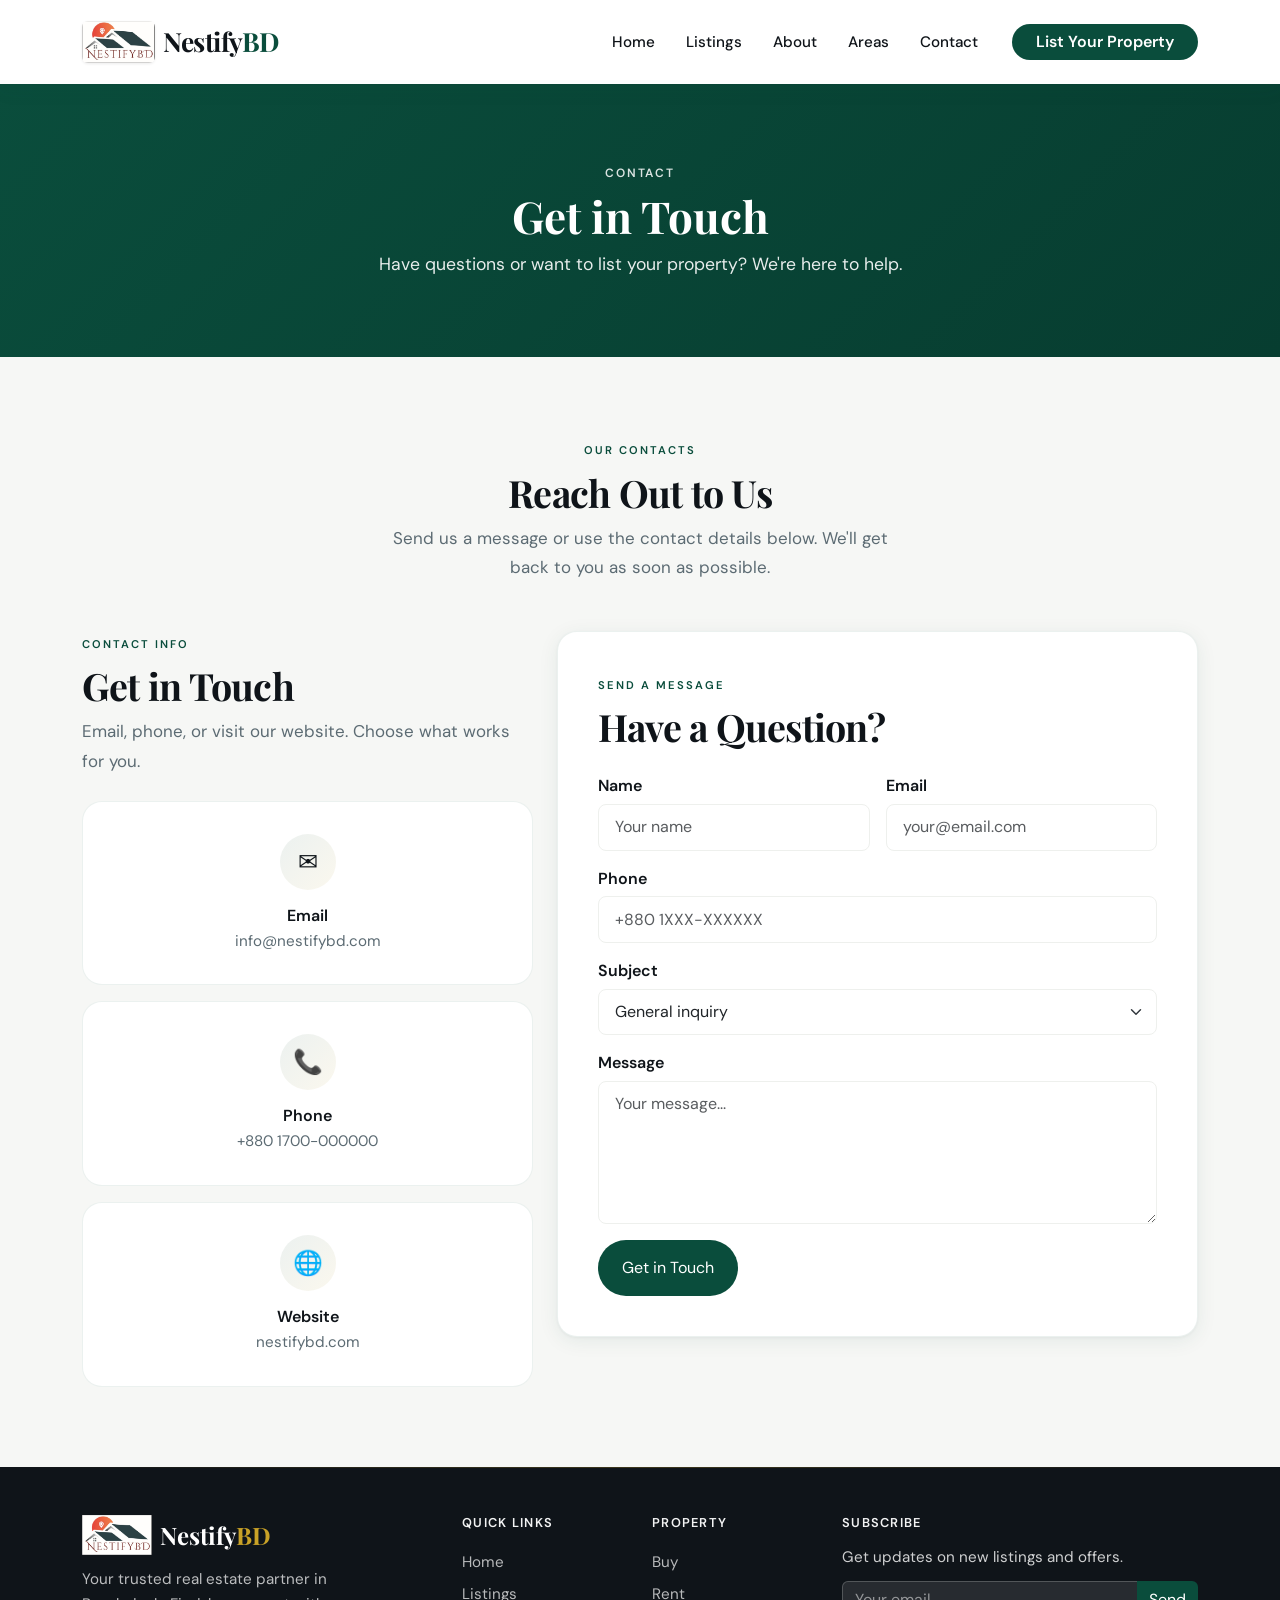
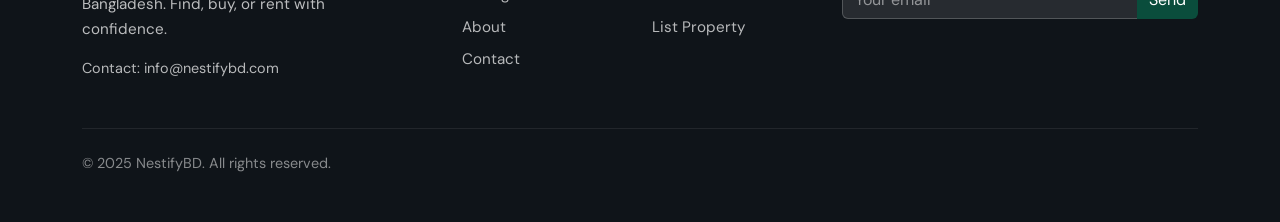
<file: contact.html>
<!DOCTYPE html>
<html lang="en">
<head>
    <meta charset="UTF-8">
    <meta name="viewport" content="width=device-width, initial-scale=1.0">
    <meta name="description" content="Contact NestifyBD - List your property, ask questions, or schedule a visit. We're here to help.">
    <link rel="icon" href="assets/logo.png" type="image/png">
    <link rel="apple-touch-icon" href="assets/logo.png">
    <title>Contact Us - NestifyBD Real Estate</title>
    <link rel="preconnect" href="https://fonts.googleapis.com">
    <link rel="preconnect" href="https://fonts.gstatic.com" crossorigin>
    <link href="https://fonts.googleapis.com/css2?family=DM+Sans:ital,opsz,wght@0,9..40,300;0,9..40,400;0,9..40,500;0,9..40,600;0,9..40,700&family=Playfair+Display:ital,wght@0,500;0,600;0,700;1,500&display=swap" rel="stylesheet">
    <link href="https://cdn.jsdelivr.net/npm/bootstrap@5.3.2/dist/css/bootstrap.min.css" rel="stylesheet">
    <link rel="stylesheet" href="style.css">
</head>
<body>
    <nav class="navbar navbar-expand-lg fixed-top scrolled" id="mainNav" aria-label="Main navigation">
        <div class="container">
            <a class="navbar-brand d-flex align-items-center gap-2" href="index.html">
                <img src="assets/logo.png" alt="NestifyBD" class="navbar-logo">
                <span class="d-none d-md-inline">Nestify<span class="brand-accent">BD</span></span>
            </a>
            <button class="navbar-toggler" type="button" data-bs-toggle="collapse" data-bs-target="#navbarNav" aria-controls="navbarNav" aria-expanded="false" aria-label="Toggle navigation">
                <span class="navbar-toggler-icon"></span>
            </button>
            <div class="collapse navbar-collapse justify-content-end" id="navbarNav">
                <ul class="navbar-nav align-items-lg-center gap-lg-1">
                    <li class="nav-item"><a class="nav-link" href="index.html">Home</a></li>
                    <li class="nav-item"><a class="nav-link" href="listings.html">Listings</a></li>
                    <li class="nav-item"><a class="nav-link" href="about.html">About</a></li>
                    <li class="nav-item"><a class="nav-link" href="index.html#areas">Areas</a></li>
                    <li class="nav-item"><a class="nav-link" href="contact.html">Contact</a></li>
                    <li class="nav-item ms-lg-3"><a class="btn btn-primary btn-nav rounded-pill px-4" href="contact.html">List Your Property</a></li>
                </ul>
            </div>
        </div>
    </nav>

    <header class="page-hero">
        <div class="container text-center">
            <span class="page-hero-label">Contact</span>
            <h1 class="page-title">Get in Touch</h1>
            <p class="page-subtitle">Have questions or want to list your property? We're here to help.</p>
        </div>
    </header>

    <main class="section section-contact">
        <div class="container">
            <div class="section-header text-center mb-5">
                <span class="section-label">Our Contacts</span>
                <h2 class="section-title">Reach Out to Us</h2>
                <p class="section-desc">Send us a message or use the contact details below. We'll get back to you as soon as possible.</p>
            </div>
            <div class="row g-4">
                <div class="col-lg-5">
                    <div class="section-header">
                        <span class="section-label">Contact Info</span>
                        <h2 class="section-title">Get in Touch</h2>
                        <p class="section-text">Email, phone, or visit our website. Choose what works for you.</p>
                    </div>
                    <div class="d-flex flex-column gap-3 mt-4">
                        <a href="mailto:info@nestifybd.com" class="contact-card">
                            <span class="contact-icon-wrap"><span class="contact-icon">✉</span></span>
                            <h3 class="contact-title">Email</h3>
                            <p class="contact-value">info@nestifybd.com</p>
                        </a>
                        <a href="tel:+8801700000000" class="contact-card">
                            <span class="contact-icon-wrap"><span class="contact-icon">📞</span></span>
                            <h3 class="contact-title">Phone</h3>
                            <p class="contact-value">+880 1700-000000</p>
                        </a>
                        <a href="#" class="contact-card">
                            <span class="contact-icon-wrap"><span class="contact-icon">🌐</span></span>
                            <h3 class="contact-title">Website</h3>
                            <p class="contact-value">nestifybd.com</p>
                        </a>
                    </div>
                </div>
                <div class="col-lg-7">
                    <div class="contact-form-wrap">
                        <span class="section-label">Send a Message</span>
                        <h3 class="section-title mb-4">Have a Question?</h3>
                        <form class="contact-form" action="#" method="post">
                            <div class="row g-3">
                                <div class="col-md-6">
                                    <label for="name" class="form-label">Name</label>
                                    <input type="text" class="form-control" id="name" name="name" placeholder="Your name" required>
                                </div>
                                <div class="col-md-6">
                                    <label for="email" class="form-label">Email</label>
                                    <input type="email" class="form-control" id="email" name="email" placeholder="your@email.com" required>
                                </div>
                                <div class="col-12">
                                    <label for="phone" class="form-label">Phone</label>
                                    <input type="tel" class="form-control" id="phone" name="phone" placeholder="+880 1XXX-XXXXXX">
                                </div>
                                <div class="col-12">
                                    <label for="subject" class="form-label">Subject</label>
                                    <select class="form-select" id="subject" name="subject">
                                        <option value="general">General inquiry</option>
                                        <option value="list">List my property</option>
                                        <option value="viewing">Schedule a viewing</option>
                                    </select>
                                </div>
                                <div class="col-12">
                                    <label for="message" class="form-label">Message</label>
                                    <textarea class="form-control" id="message" name="message" rows="5" placeholder="Your message..." required></textarea>
                                </div>
                                <div class="col-12">
                                    <button type="submit" class="btn btn-primary rounded-pill px-4 py-3">Get in Touch</button>
                                </div>
                            </div>
                        </form>
                    </div>
                </div>
            </div>
        </div>
    </main>

    <footer class="footer" role="contentinfo">
        <div class="container py-5">
            <div class="row g-4">
                <div class="col-lg-4">
                    <a href="index.html" class="footer-brand d-flex align-items-center gap-2">
                        <img src="assets/logo.png" alt="NestifyBD" class="footer-logo">
                        <span>Nestify<span class="brand-accent">BD</span></span>
                    </a>
                    <p class="footer-tagline">Your trusted real estate partner in Bangladesh. Find, buy, or rent with confidence.</p>
                    <p class="footer-contact-inline mt-2">Contact: info@nestifybd.com</p>
                </div>
                <div class="col-6 col-lg-2">
                    <h4 class="footer-heading">Quick Links</h4>
                    <ul class="footer-links">
                        <li><a href="index.html">Home</a></li>
                        <li><a href="listings.html">Listings</a></li>
                        <li><a href="about.html">About</a></li>
                        <li><a href="contact.html">Contact</a></li>
                    </ul>
                </div>
                <div class="col-6 col-lg-2">
                    <h4 class="footer-heading">Property</h4>
                    <ul class="footer-links">
                        <li><a href="listings.html">Buy</a></li>
                        <li><a href="listings.html">Rent</a></li>
                        <li><a href="contact.html">List Property</a></li>
                    </ul>
                </div>
                <div class="col-lg-4">
                    <h4 class="footer-heading">Subscribe</h4>
                    <p class="footer-subscribe-text">Get updates on new listings and offers.</p>
                    <form class="footer-subscribe-form" action="#" method="post">
                        <div class="input-group">
                            <input type="email" class="form-control" placeholder="Your email" name="email" aria-label="Email">
                            <button type="submit" class="btn btn-primary rounded-end">Send</button>
                        </div>
                    </form>
                </div>
            </div>
            <div class="footer-bottom mt-5 pt-4">
                <p class="mb-0">&copy; 2025 NestifyBD. All rights reserved.</p>
            </div>
        </div>
    </footer>

    <script src="https://cdn.jsdelivr.net/npm/bootstrap@5.3.2/dist/js/bootstrap.bundle.min.js"></script>
</body>
</html>
</file>
<file: style.css>
/* ============================================
   NestifyBD — Expert-level Real Estate Landing
   ============================================ */

:root {
    /* Palette */
    --primary: #0a4d3c;
    --primary-dark: #073d30;
    --primary-light: #0d6b52;
    --accent: #c9a227;
    --accent-light: #e4c04a;
    --accent-muted: rgba(201, 162, 39, 0.15);
    --dark: #0f1419;
    --dark-soft: #1a2228;
    --light: #f6f7f5;
    --light-2: #eef0ed;
    --muted: #5c6b73;
    --muted-light: #8b9ca6;
    --white: #ffffff;
    /* Shadows — layered for depth */
    --shadow-sm: 0 1px 3px rgba(10, 77, 60, 0.06);
    --shadow: 0 4px 20px rgba(10, 77, 60, 0.08), 0 1px 3px rgba(0, 0, 0, 0.04);
    --shadow-md: 0 12px 40px rgba(10, 77, 60, 0.1), 0 4px 12px rgba(0, 0, 0, 0.05);
    --shadow-lg: 0 24px 60px rgba(10, 77, 60, 0.12), 0 8px 24px rgba(0, 0, 0, 0.06);
    --shadow-glow: 0 0 40px rgba(201, 162, 39, 0.2);
    /* Radii */
    --radius-sm: 8px;
    --radius: 14px;
    --radius-lg: 20px;
    --radius-xl: 28px;
    --radius-full: 9999px;
    /* Motion */
    --ease-out-expo: cubic-bezier(0.16, 1, 0.3, 1);
    --ease-out-quart: cubic-bezier(0.25, 1, 0.5, 1);
    --duration: 0.35s;
    --duration-slow: 0.5s;
}

* {
    margin: 0;
    padding: 0;
    box-sizing: border-box;
}

::selection {
    background: var(--accent-muted);
    color: var(--primary-dark);
}

html {
    scroll-behavior: smooth;
}

body {
    font-family: 'DM Sans', -apple-system, BlinkMacSystemFont, sans-serif;
    color: var(--dark);
    overflow-x: hidden;
    background: var(--white);
    -webkit-font-smoothing: antialiased;
}

/* ----- Navbar ----- */
.navbar {
    padding: 1rem 0;
    background: rgba(10, 77, 60, 0.85);
    backdrop-filter: blur(12px);
    -webkit-backdrop-filter: blur(12px);
    transition: background var(--duration) var(--ease-out-quart),
                padding var(--duration) var(--ease-out-quart),
                box-shadow var(--duration) var(--ease-out-quart);
}

.navbar.scrolled {
    background: rgba(255, 255, 255, 0.98);
    backdrop-filter: blur(16px);
    -webkit-backdrop-filter: blur(16px);
    box-shadow: var(--shadow);
}

.navbar.scrolled .navbar-brand,
.navbar.scrolled .nav-link {
    color: var(--dark) !important;
}

.navbar.scrolled .nav-link:hover {
    color: var(--primary) !important;
}

.navbar.scrolled .brand-accent {
    color: var(--primary) !important;
}

/* Toggler: white on dark header, dark on light (scrolled) */
.navbar-toggler {
    border-color: rgba(255, 255, 255, 0.5);
    padding: 0.4rem 0.6rem;
}
.navbar-toggler-icon {
    background-image: url("data:image/svg+xml,%3csvg xmlns='http://www.w3.org/2000/svg' viewBox='0 0 30 30'%3e%3cpath stroke='rgba(255, 255, 255, 1)' stroke-linecap='round' stroke-miterlimit='10' stroke-width='2' d='M4 7h22M4 15h22M4 23h22'/%3e%3c/svg%3e");
}
.navbar.scrolled .navbar-toggler {
    border-color: rgba(0, 0, 0, 0.2);
}
.navbar.scrolled .navbar-toggler-icon {
    background-image: url("data:image/svg+xml,%3csvg xmlns='http://www.w3.org/2000/svg' viewBox='0 0 30 30'%3e%3cpath stroke='rgba(10, 77, 60, 1)' stroke-linecap='round' stroke-miterlimit='10' stroke-width='2' d='M4 7h22M4 15h22M4 23h22'/%3e%3c/svg%3e");
}

.navbar-brand {
    font-family: 'Playfair Display', serif;
    font-weight: 700;
    font-size: 1.65rem;
    letter-spacing: -0.02em;
    color: #ffffff !important;
}

.navbar-logo {
    height: 42px;
    width: auto;
    display: block;
    object-fit: contain;
}
.navbar.scrolled .navbar-logo {
    border-radius: 6px;
    box-shadow: 0 1px 3px rgba(0, 0, 0, 0.08);
}

.brand-accent {
    color: var(--accent-light);
}

.nav-link {
    font-weight: 500;
    font-size: 0.95rem;
    color: #ffffff !important;
    padding: 0.5rem 0.85rem !important;
    border-radius: var(--radius-sm);
    transition: color 0.2s, background 0.2s;
}

.nav-link:hover {
    color: var(--accent-light) !important;
}

.nav-link:focus-visible {
    outline: 2px solid var(--accent);
    outline-offset: 2px;
}

.btn-nav {
    background: var(--primary) !important;
    border: none !important;
    color: var(--white) !important;
    font-weight: 600;
    transition: transform 0.2s, box-shadow 0.2s, background 0.2s !important;
}

.btn-nav:hover {
    background: var(--primary-dark) !important;
    color: var(--white) !important;
    transform: translateY(-1px);
    box-shadow: 0 6px 20px rgba(10, 77, 60, 0.35);
}

body { padding-top: 80px; }

@media (max-width: 991px) {
    .navbar-collapse {
        background: var(--white);
        padding: 1.25rem;
        margin: 0.5rem -1rem -0.5rem;
        border-radius: var(--radius-lg);
        box-shadow: var(--shadow-md);
    }
    .navbar-collapse .nav-link { color: var(--dark) !important; }
    .navbar-collapse .nav-link:hover { color: var(--primary) !important; }
    body { padding-top: 72px; }
}

/* ----- Hero ----- */
.hero {
    min-height: 100vh;
    display: flex;
    align-items: center;
    position: relative;
    padding: 2rem 0 5rem;
}

.hero-bg {
    position: absolute;
    inset: 0;
    z-index: 0;
}

.hero-bg-image {
    position: absolute;
    inset: 0;
    background: url("https://images.unsplash.com/photo-1600585154340-be6161a56a0c?w=1920&q=85") center/cover no-repeat;
    opacity: 0.28;
}

.hero-bg-gradient {
    position: absolute;
    inset: 0;
    background: linear-gradient(165deg,
        rgba(10, 77, 60, 0.92) 0%,
        rgba(7, 61, 48, 0.95) 40%,
        rgba(15, 20, 25, 0.97) 100%);
}

.hero-bg-noise {
    position: absolute;
    inset: 0;
    background: url("data:image/svg+xml,%3Csvg viewBox='0 0 256 256' xmlns='http://www.w3.org/2000/svg'%3E%3Cfilter id='n'%3E%3CfeTurbulence type='fractalNoise' baseFrequency='0.9' numOctaves='4' stitchTiles='stitch'/%3E%3C/filter%3E%3Crect width='100%25' height='100%25' filter='url(%23n)' opacity='0.04'/%3E%3C/svg%3E");
    opacity: 0.6;
}

.hero .container {
    position: relative;
    z-index: 2;
}

.hero-content {
    max-width: 760px;
    margin: 0 auto;
}

/* Hero entrance animations */
.animate-fade-in {
    opacity: 0;
    transform: translateY(20px);
    animation: heroFadeIn 0.8s var(--ease-out-expo) forwards;
}

.animate-delay-1 { animation-delay: 0.1s; }
.animate-delay-2 { animation-delay: 0.2s; }
.animate-delay-3 { animation-delay: 0.35s; }

@keyframes heroFadeIn {
    to {
        opacity: 1;
        transform: translateY(0);
    }
}

.hero-badge {
    display: inline-block;
    background: rgba(201, 162, 39, 0.18);
    color: var(--accent-light);
    font-size: 0.75rem;
    font-weight: 600;
    text-transform: uppercase;
    letter-spacing: 0.14em;
    padding: 0.45rem 1.1rem;
    border-radius: var(--radius-full);
    margin-bottom: 1.5rem;
    border: 1px solid rgba(201, 162, 39, 0.35);
}

.hero-title {
    font-family: 'Playfair Display', serif;
    font-size: clamp(2.6rem, 5.5vw, 4rem);
    font-weight: 700;
    color: var(--white);
    line-height: 1.1;
    letter-spacing: -0.03em;
    margin-bottom: 1rem;
}

.text-highlight {
    color: var(--accent);
    font-style: italic;
    font-weight: 600;
}

.hero-subtitle {
    font-size: 1.2rem;
    color: rgba(255, 255, 255, 0.88);
    line-height: 1.65;
    margin-bottom: 2.25rem;
    max-width: 540px;
    margin-left: auto;
    margin-right: auto;
}

/* Rentstate-style hero: two CTAs, no search in hero */
.hero-rentstate .hero-title {
    font-size: clamp(2rem, 4.5vw, 3.25rem);
    line-height: 1.25;
}

.hero-cta-buttons {
    display: flex;
    flex-wrap: wrap;
    justify-content: center;
    gap: 0.5rem;
}

.hero-cta-buttons .btn-outline-light {
    border-width: 2px;
    font-weight: 600;
}

.hero-cta-buttons .btn-outline-light:hover {
    background: rgba(255, 255, 255, 0.15);
    color: var(--white);
}

/* Search box — glass style */
.search-box {
    background: rgba(255, 255, 255, 0.98);
    border-radius: var(--radius-lg);
    box-shadow: var(--shadow-lg), 0 0 0 1px rgba(255, 255, 255, 0.1);
    overflow: hidden;
    max-width: 920px;
    margin: 0 auto;
}

.search-tabs {
    display: flex;
    border-bottom: 1px solid var(--light-2);
}

.search-tab {
    flex: 1;
    padding: 1rem 1.35rem;
    border: none;
    background: #f8f9f8;
    font-weight: 600;
    font-size: 0.95rem;
    color: var(--muted);
    cursor: pointer;
    transition: all 0.25s var(--ease-out-quart);
}

.search-tab.active {
    background: var(--white);
    color: var(--primary);
    border-bottom: 2px solid var(--primary);
}

.search-tab:hover:not(.active) {
    background: #f0f2f0;
    color: var(--dark);
}

.search-fields {
    display: flex;
    flex-wrap: wrap;
    gap: 0.85rem;
    padding: 1.35rem;
    align-items: center;
}

.search-field {
    flex: 1;
    min-width: 150px;
    display: flex;
    align-items: center;
    background: var(--light);
    border-radius: var(--radius);
    padding: 0 1.1rem;
    border: 1px solid transparent;
    transition: border-color 0.2s, box-shadow 0.2s;
}

.search-field:focus-within {
    border-color: var(--primary);
    box-shadow: 0 0 0 3px rgba(10, 77, 60, 0.12);
}

.search-icon {
    display: flex;
    align-items: center;
    justify-content: center;
    margin-right: 0.6rem;
    color: var(--muted);
}

.search-field .form-control,
.search-field .form-select {
    border: none !important;
    background: transparent !important;
    padding: 0.8rem 0 !important;
    font-size: 0.95rem;
}

.search-field .form-control:focus,
.search-field .form-select:focus {
    box-shadow: none !important;
    outline: none !important;
}

.btn-search {
    background: var(--primary) !important;
    border: none !important;
    padding: 0.8rem 1.75rem !important;
    font-weight: 600;
    white-space: nowrap;
    transition: transform 0.2s, box-shadow 0.2s, background 0.2s !important;
}

.btn-search:hover {
    background: var(--primary-dark) !important;
    transform: translateY(-1px);
    box-shadow: 0 8px 24px rgba(10, 77, 60, 0.35);
}

@media (max-width: 768px) {
    .search-fields { flex-direction: column; align-items: stretch; }
    .search-field { min-width: 100%; }
}

.hero-scroll {
    position: absolute;
    bottom: 1.75rem;
    left: 50%;
    transform: translateX(-50%);
    z-index: 2;
}

.scroll-link {
    display: flex;
    flex-direction: column;
    align-items: center;
    gap: 0.5rem;
    color: rgba(255, 255, 255, 0.75);
    font-size: 0.8rem;
    font-weight: 500;
    text-decoration: none;
    letter-spacing: 0.05em;
}

.scroll-link span {
    display: block;
    width: 26px;
    height: 40px;
    border: 2px solid rgba(255, 255, 255, 0.4);
    border-radius: 13px;
    position: relative;
}

.scroll-link span::before {
    content: '';
    position: absolute;
    top: 6px;
    left: 50%;
    transform: translateX(-50%);
    width: 4px;
    height: 8px;
    background: var(--accent);
    border-radius: 2px;
    animation: scrollBounce 2.2s ease-in-out infinite;
}

@keyframes scrollBounce {
    0%, 100% { opacity: 0; top: 6px; }
    50% { opacity: 1; top: 16px; }
}

/* ----- Stats bar — elevated ----- */
.stats-bar {
    margin-top: -2rem;
    position: relative;
    z-index: 3;
}

.stats-inner {
    background: var(--white);
    border-radius: var(--radius-lg);
    padding: 2.25rem 2rem;
    box-shadow: var(--shadow-md);
    border: 1px solid rgba(10, 77, 60, 0.06);
}

.stat-number {
    font-family: 'Playfair Display', serif;
    font-size: 2.1rem;
    font-weight: 700;
    color: var(--primary);
    line-height: 1.2;
    letter-spacing: -0.02em;
}

.stat-label {
    font-size: 0.85rem;
    color: var(--muted);
    font-weight: 500;
    margin-top: 0.2rem;
}

/* ----- Hot Offer (Rentstate-style) ----- */
.section-hot-offer {
    padding-top: 3rem;
}

.hot-offer-card {
    background: var(--white);
    border-radius: var(--radius-lg);
    overflow: hidden;
    box-shadow: var(--shadow-md);
    border: 1px solid rgba(10, 77, 60, 0.08);
}

.hot-offer-image {
    position: relative;
    aspect-ratio: 4/3;
    overflow: hidden;
}

.hot-offer-image img {
    width: 100%;
    height: 100%;
    object-fit: cover;
}

.hot-offer-badge {
    position: absolute;
    top: 1rem;
    left: 1rem;
    background: var(--accent);
    color: var(--dark);
    font-size: 0.75rem;
    font-weight: 700;
    text-transform: uppercase;
    letter-spacing: 0.05em;
    padding: 0.4rem 0.9rem;
    border-radius: var(--radius-full);
}

.hot-offer-content {
    padding: 2rem 2.5rem;
}

.hot-offer-title {
    font-family: 'Playfair Display', serif;
    font-size: 1.75rem;
    font-weight: 700;
    color: var(--dark);
    margin-bottom: 0.5rem;
}

.hot-offer-address {
    font-size: 0.95rem;
    color: var(--muted);
    margin-bottom: 1rem;
}

.hot-offer-desc {
    color: var(--muted);
    font-size: 1rem;
    line-height: 1.65;
    margin-bottom: 1.5rem;
}

/* ----- Few Words About (Rentstate) ----- */
.section-about-intro {
    background: var(--light);
}

.about-intro-stats {
    display: flex;
    flex-wrap: wrap;
    gap: 1.5rem;
    justify-content: flex-end;
}

.about-intro-stat {
    font-size: 1rem;
    color: var(--muted);
}

.about-intro-stat strong {
    display: block;
    font-size: 1.5rem;
    color: var(--primary);
    margin-bottom: 0.15rem;
}

/* ----- Quick Search (Rentstate) ----- */
.section-quick-search {
    background: var(--white);
}

.quick-search-box {
    background: var(--light);
    border-radius: var(--radius-lg);
    padding: 1.5rem;
    border: 1px solid var(--light-2);
    max-width: 900px;
    margin: 0 auto;
}

.quick-search-box .search-tabs {
    border-radius: var(--radius) var(--radius) 0 0;
}

.quick-search-advanced a {
    color: var(--primary);
    font-weight: 500;
    text-decoration: none;
}

.quick-search-advanced a:hover {
    text-decoration: underline;
}

/* ----- Property card: excerpt + agent + View Details (Rentstate) ----- */
.property-excerpt {
    font-size: 0.9rem;
    color: var(--muted);
    line-height: 1.5;
    margin-bottom: 0.75rem;
    display: -webkit-box;
    -webkit-line-clamp: 2;
    -webkit-box-orient: vertical;
    overflow: hidden;
}

.property-agent {
    font-size: 0.8rem;
    color: var(--muted-light);
    margin-bottom: 0;
}

/* ----- Explore Best Cities (Rentstate) ----- */
.section-cities .section-areas {
    background: var(--white);
}

.city-card {
    display: block;
    position: relative;
    border-radius: var(--radius-lg);
    overflow: hidden;
    aspect-ratio: 4/3;
    text-decoration: none;
    color: var(--white);
}

.city-card-bg {
    position: absolute;
    inset: 0;
    background-size: cover;
    background-position: center;
    transition: transform 0.5s var(--ease-out-expo);
}

.city-card:hover .city-card-bg {
    transform: scale(1.08);
}

.city-card-bg::after {
    content: '';
    position: absolute;
    inset: 0;
    background: linear-gradient(to top, rgba(0,0,0,0.75) 0%, rgba(0,0,0,0.2) 60%, transparent 100%);
}

.city-card-content {
    position: relative;
    z-index: 1;
    height: 100%;
    display: flex;
    flex-direction: column;
    justify-content: flex-end;
    padding: 1.5rem;
}

.city-card-count {
    font-size: 0.8rem;
    font-weight: 600;
    text-transform: uppercase;
    letter-spacing: 0.05em;
    color: var(--accent-light);
    margin-bottom: 0.25rem;
}

.city-card-title {
    font-family: 'Playfair Display', serif;
    font-size: 1.5rem;
    font-weight: 700;
    margin-bottom: 0.25rem;
}

.city-card-desc {
    font-size: 0.9rem;
    opacity: 0.9;
    margin: 0;
}

/* ----- Why Choose ----- */
.section-why {
    background: var(--light);
}

.why-card {
    background: var(--white);
    border-radius: var(--radius-lg);
    padding: 2rem;
    height: 100%;
    border: 1px solid rgba(10, 77, 60, 0.08);
    transition: all 0.3s var(--ease-out-quart);
}

.why-card:hover {
    box-shadow: var(--shadow-md);
    transform: translateY(-4px);
}

.why-icon {
    width: 52px;
    height: 52px;
    display: flex;
    align-items: center;
    justify-content: center;
    background: linear-gradient(135deg, rgba(10, 77, 60, 0.1), rgba(201, 162, 39, 0.1));
    border-radius: var(--radius);
    font-size: 1.5rem;
    margin-bottom: 1.25rem;
}

.why-title {
    font-size: 1.15rem;
    font-weight: 600;
    color: var(--dark);
    margin-bottom: 0.5rem;
}

.why-text {
    font-size: 0.95rem;
    color: var(--muted);
    line-height: 1.6;
    margin: 0;
}

/* ----- How It Works ----- */
.section-how {
    background: var(--white);
}

.how-card {
    background: var(--light);
    border-radius: var(--radius-lg);
    padding: 2rem;
    height: 100%;
    border: 1px solid rgba(10, 77, 60, 0.06);
    transition: all 0.3s var(--ease-out-quart);
}

.how-card:hover {
    border-color: rgba(10, 77, 60, 0.15);
    box-shadow: var(--shadow);
}

.how-step {
    display: inline-block;
    font-family: 'Playfair Display', serif;
    font-size: 2rem;
    font-weight: 700;
    color: var(--primary);
    margin-bottom: 0.75rem;
    opacity: 0.9;
}

.how-title {
    font-size: 1.2rem;
    font-weight: 600;
    color: var(--dark);
    margin-bottom: 0.5rem;
}

.how-text {
    font-size: 0.95rem;
    color: var(--muted);
    line-height: 1.65;
    margin: 0;
}

/* ----- Section common ----- */
.section {
    padding: 5rem 0;
}

.section-label {
    display: inline-block;
    font-size: 0.7rem;
    font-weight: 600;
    text-transform: uppercase;
    letter-spacing: 0.18em;
    color: var(--primary);
    margin-bottom: 0.6rem;
}

.section-title {
    font-family: 'Playfair Display', serif;
    font-size: clamp(1.85rem, 3.2vw, 2.35rem);
    font-weight: 700;
    color: var(--dark);
    margin-bottom: 0.5rem;
    letter-spacing: -0.02em;
    line-height: 1.25;
}

.section-desc,
.section-text {
    color: var(--muted);
    font-size: 1.06rem;
    line-height: 1.75;
}

.section-header .section-desc {
    max-width: 520px;
    margin: 0 auto 2.5rem;
}

/* Reveal animation (triggered by JS) */
.reveal {
    opacity: 0;
    transform: translateY(28px);
    transition: opacity 0.7s var(--ease-out-expo), transform 0.7s var(--ease-out-expo);
}

.reveal.revealed {
    opacity: 1;
    transform: translateY(0);
}

.reveal:nth-child(1) { transition-delay: 0s; }
.reveal:nth-child(2) { transition-delay: 0.05s; }
.reveal:nth-child(3) { transition-delay: 0.1s; }
.reveal:nth-child(4) { transition-delay: 0.15s; }
.reveal:nth-child(5) { transition-delay: 0.2s; }

/* Stagger children in rows */
.row .reveal:nth-child(1) { transition-delay: 0s; }
.row .reveal:nth-child(2) { transition-delay: 0.08s; }
.row .reveal:nth-child(3) { transition-delay: 0.16s; }
.row .reveal:nth-child(4) { transition-delay: 0.24s; }
.row .reveal:nth-child(5) { transition-delay: 0.32s; }
.row .reveal:nth-child(6) { transition-delay: 0.4s; }

/* ----- Property types ----- */
.section-types {
    background: var(--light);
}

.type-card {
    display: block;
    background: var(--white);
    border-radius: var(--radius-lg);
    padding: 2rem 1.5rem;
    text-align: center;
    text-decoration: none;
    color: var(--dark);
    border: 1px solid rgba(10, 77, 60, 0.08);
    transition: all 0.35s var(--ease-out-expo);
    height: 100%;
    position: relative;
    overflow: hidden;
}

.type-card::before {
    content: '';
    position: absolute;
    inset: 0;
    border-radius: inherit;
    padding: 1px;
    background: linear-gradient(135deg, var(--primary), var(--accent));
    -webkit-mask: linear-gradient(#fff 0 0) content-box, linear-gradient(#fff 0 0);
    mask: linear-gradient(#fff 0 0) content-box, linear-gradient(#fff 0 0);
    -webkit-mask-composite: xor;
    mask-composite: exclude;
    opacity: 0;
    transition: opacity 0.35s;
}

.type-card:hover {
    transform: translateY(-6px);
    box-shadow: var(--shadow-md);
    color: var(--primary);
}

.type-card:hover::before {
    opacity: 1;
}

.type-icon {
    width: 52px;
    height: 52px;
    margin: 0 auto 1.15rem;
    display: flex;
    align-items: center;
    justify-content: center;
    background: linear-gradient(135deg, rgba(10, 77, 60, 0.08), rgba(201, 162, 39, 0.08));
    border-radius: var(--radius);
    color: var(--primary);
    transition: transform 0.35s var(--ease-out-expo);
}

.type-icon svg {
    width: 26px;
    height: 26px;
}

.type-card:hover .type-icon {
    transform: scale(1.05);
}

.type-name {
    font-size: 1.15rem;
    font-weight: 600;
    margin-bottom: 0.3rem;
}

.type-desc {
    font-size: 0.9rem;
    color: var(--muted);
    margin: 0;
}

/* ----- Property cards ----- */
.section-properties {
    background: var(--white);
}

.property-card {
    background: var(--white);
    border-radius: var(--radius-lg);
    overflow: hidden;
    border: 1px solid rgba(10, 77, 60, 0.08);
    transition: all 0.4s var(--ease-out-expo);
    height: 100%;
    display: flex;
    flex-direction: column;
}

.property-card:hover {
    box-shadow: var(--shadow-lg);
    border-color: transparent;
    transform: translateY(-8px);
}

.property-image {
    position: relative;
    aspect-ratio: 4/3;
    overflow: hidden;
}

.property-image img {
    width: 100%;
    height: 100%;
    object-fit: cover;
    transition: transform 0.6s var(--ease-out-expo);
}

.property-card:hover .property-image img {
    transform: scale(1.08);
}

.property-image-overlay {
    position: absolute;
    inset: 0;
    background: linear-gradient(to top, rgba(15, 20, 25, 0.5) 0%, transparent 50%);
    opacity: 0;
    transition: opacity 0.35s;
}

.property-card:hover .property-image-overlay {
    opacity: 1;
}

.property-badge {
    position: absolute;
    top: 1rem;
    left: 1rem;
    background: var(--primary);
    color: var(--white);
    font-size: 0.7rem;
    font-weight: 600;
    text-transform: uppercase;
    letter-spacing: 0.06em;
    padding: 0.4rem 0.85rem;
    border-radius: var(--radius-full);
}

.property-badge.rent {
    background: var(--accent);
    color: var(--dark);
}

.property-actions {
    position: absolute;
    top: 1rem;
    right: 1rem;
    display: flex;
    gap: 0.5rem;
    opacity: 0;
    transform: translateY(-4px);
    transition: opacity 0.3s, transform 0.3s;
}

.property-card:hover .property-actions {
    opacity: 1;
    transform: translateY(0);
}

.property-action {
    width: 40px;
    height: 40px;
    display: flex;
    align-items: center;
    justify-content: center;
    background: var(--white);
    border: none;
    border-radius: 50%;
    color: var(--dark);
    cursor: pointer;
    box-shadow: var(--shadow);
    transition: transform 0.2s, background 0.2s;
}

.property-action:hover {
    transform: scale(1.08);
    background: var(--light);
}

.property-action:focus-visible {
    outline: 2px solid var(--primary);
    outline-offset: 2px;
}

.property-body {
    padding: 1.5rem;
    flex: 1;
    display: flex;
    flex-direction: column;
}

.property-price {
    font-family: 'Playfair Display', serif;
    font-size: 1.4rem;
    font-weight: 700;
    color: var(--primary);
    margin-bottom: 0.4rem;
    letter-spacing: -0.02em;
}

.property-price-unit {
    font-family: 'DM Sans', sans-serif;
    font-size: 0.9rem;
    font-weight: 500;
    color: var(--muted);
}

.property-title {
    font-size: 1.12rem;
    font-weight: 600;
    color: var(--dark);
    margin-bottom: 0.5rem;
    line-height: 1.35;
}

.property-location {
    font-size: 0.9rem;
    color: var(--muted);
    margin-bottom: 0.85rem;
    display: flex;
    align-items: center;
    gap: 0.35rem;
}

.property-features {
    list-style: none;
    display: flex;
    gap: 1.25rem;
    margin: 0;
    padding: 0;
    font-size: 0.9rem;
    color: var(--muted);
}

.prop-feat-icon {
    margin-right: 0.25rem;
    opacity: 0.8;
}

/* ----- About ----- */
.section-about {
    background: var(--light);
}

.about-list {
    list-style: none;
    margin: 1.5rem 0;
    padding: 0;
}

.about-list li {
    position: relative;
    padding-left: 1.85rem;
    margin-bottom: 0.8rem;
    color: var(--dark-soft);
    font-weight: 500;
}

.about-list li::before {
    content: '';
    position: absolute;
    left: 0;
    top: 0.5rem;
    width: 6px;
    height: 6px;
    background: var(--primary);
    border-radius: 50%;
    box-shadow: 0 0 0 3px var(--accent-muted);
}

.btn-glow:hover {
    box-shadow: 0 8px 32px rgba(10, 77, 60, 0.35), var(--shadow-glow);
}

.about-image-wrap {
    position: relative;
    border-radius: var(--radius-xl);
    overflow: visible;
}

.about-image {
    width: 100%;
    height: auto;
    display: block;
    border-radius: var(--radius-xl);
    position: relative;
    z-index: 1;
}

.about-frame {
    position: absolute;
    inset: -12px -12px 12px 12px;
    border: 2px solid var(--accent);
    border-radius: var(--radius-xl);
    opacity: 0.35;
    z-index: 0;
    pointer-events: none;
}

.about-badge {
    position: absolute;
    bottom: 1.75rem;
    right: 1.75rem;
    background: var(--white);
    padding: 1.1rem 1.6rem;
    border-radius: var(--radius);
    text-align: center;
    box-shadow: var(--shadow-md);
    z-index: 2;
    border: 1px solid rgba(10, 77, 60, 0.08);
}

.about-badge-num {
    display: block;
    font-family: 'Playfair Display', serif;
    font-size: 1.85rem;
    font-weight: 700;
    color: var(--accent);
    line-height: 1.1;
}

.about-badge-text {
    font-size: 0.75rem;
    color: var(--muted);
    font-weight: 600;
    text-transform: uppercase;
    letter-spacing: 0.05em;
}

/* ----- Areas ----- */
.section-areas {
    background: var(--white);
}

.area-card {
    display: flex;
    align-items: center;
    justify-content: center;
    padding: 1.35rem;
    background: var(--light);
    border-radius: var(--radius);
    font-weight: 600;
    font-size: 0.95rem;
    color: var(--dark);
    text-decoration: none;
    border: 1px solid transparent;
    position: relative;
    overflow: hidden;
    transition: color 0.35s var(--ease-out-quart), border-color 0.35s, background 0.35s;
}

.area-card::before {
    content: '';
    position: absolute;
    inset: 0;
    background: var(--primary);
    transform: scaleX(0);
    transform-origin: left;
    transition: transform 0.4s var(--ease-out-expo);
    z-index: 0;
}

.area-card span {
    position: relative;
    z-index: 1;
}

.area-card:hover {
    color: var(--white);
    border-color: var(--primary);
}

.area-card:hover::before {
    transform: scaleX(1);
}

/* ----- CTA ----- */
.section-cta {
    padding: 5rem 0;
}

.cta-box {
    background: linear-gradient(145deg, var(--primary) 0%, var(--primary-dark) 100%);
    border-radius: var(--radius-xl);
    padding: 4rem 2.5rem;
    text-align: center;
    color: var(--white);
    position: relative;
    overflow: hidden;
}

.cta-bg-pattern {
    position: absolute;
    inset: 0;
    background-image: radial-gradient(circle at 20% 50%, rgba(201, 162, 39, 0.12) 0%, transparent 50%),
                      radial-gradient(circle at 80% 80%, rgba(255, 255, 255, 0.05) 0%, transparent 40%);
    pointer-events: none;
}

.cta-title {
    font-family: 'Playfair Display', serif;
    font-size: clamp(1.6rem, 3.2vw, 2.1rem);
    font-weight: 700;
    margin-bottom: 0.75rem;
    position: relative;
    letter-spacing: -0.02em;
}

.cta-text {
    opacity: 0.92;
    margin-bottom: 1.75rem;
    max-width: 480px;
    margin-left: auto;
    margin-right: auto;
    position: relative;
    font-size: 1.05rem;
    line-height: 1.65;
}

.cta-buttons {
    display: flex;
    flex-wrap: wrap;
    gap: 1rem;
    justify-content: center;
    position: relative;
}

.btn-cta-primary {
    background: var(--white) !important;
    color: var(--primary) !important;
    font-weight: 600;
    border: none;
    transition: transform 0.2s, box-shadow 0.2s !important;
}

.btn-cta-primary:hover {
    background: var(--light) !important;
    color: var(--primary-dark) !important;
    transform: translateY(-2px);
    box-shadow: var(--shadow-md);
}

.cta-buttons .btn-outline-light {
    border-width: 2px;
    font-weight: 600;
}

.cta-buttons .btn-outline-light:hover {
    background: rgba(255, 255, 255, 0.12);
    border-color: var(--white);
    color: var(--white);
}

/* ----- Contact ----- */
.section-contact {
    background: var(--light);
}

.contact-card {
    display: block;
    background: var(--white);
    border-radius: var(--radius-lg);
    padding: 2rem;
    text-align: center;
    text-decoration: none;
    color: var(--dark);
    border: 1px solid rgba(10, 77, 60, 0.08);
    transition: all 0.35s var(--ease-out-expo);
    height: 100%;
}

.contact-card:hover {
    border-color: var(--primary);
    box-shadow: var(--shadow-md);
    transform: translateY(-4px);
    color: var(--primary);
}

.contact-icon-wrap {
    width: 56px;
    height: 56px;
    margin: 0 auto 1rem;
    display: flex;
    align-items: center;
    justify-content: center;
    background: linear-gradient(135deg, rgba(10, 77, 60, 0.08), rgba(201, 162, 39, 0.08));
    border-radius: 50%;
    transition: transform 0.35s var(--ease-out-expo);
}

.contact-card:hover .contact-icon-wrap {
    transform: scale(1.08);
    background: linear-gradient(135deg, rgba(10, 77, 60, 0.12), rgba(201, 162, 39, 0.12));
}

.contact-icon {
    font-size: 1.5rem;
}

.contact-title {
    font-size: 1rem;
    font-weight: 600;
    margin-bottom: 0.3rem;
}

.contact-value {
    font-size: 0.95rem;
    color: var(--muted);
    margin: 0;
}

.contact-card:hover .contact-value {
    color: var(--primary);
}

/* ----- Footer ----- */
.footer {
    background: var(--dark);
    color: rgba(255, 255, 255, 0.72);
    position: relative;
}

.footer::before {
    content: '';
    position: absolute;
    top: 0;
    left: 0;
    right: 0;
    height: 1px;
    background: linear-gradient(90deg, transparent, var(--accent), transparent);
    opacity: 0.25;
}

.footer-brand {
    font-family: 'Playfair Display', serif;
    font-size: 1.5rem;
    font-weight: 700;
    color: var(--white);
    text-decoration: none;
    display: inline-flex;
    align-items: center;
    margin-bottom: 0.75rem;
}

.footer-logo {
    height: 40px;
    width: auto;
    object-fit: contain;
}

.footer-brand .brand-accent {
    color: var(--accent);
}

.footer-tagline {
    font-size: 0.95rem;
    line-height: 1.65;
    max-width: 280px;
}

.footer-heading {
    font-size: 0.8rem;
    font-weight: 600;
    color: rgba(255, 255, 255, 0.95);
    text-transform: uppercase;
    letter-spacing: 0.1em;
    margin-bottom: 1rem;
}

.footer-links {
    list-style: none;
    padding: 0;
    margin: 0;
}

.footer-links a {
    color: rgba(255, 255, 255, 0.7);
    text-decoration: none;
    font-size: 0.95rem;
    display: block;
    padding: 0.3rem 0;
    transition: color 0.2s;
}

.footer-links a:hover {
    color: var(--accent);
}

.footer-contact {
    font-size: 0.95rem;
    line-height: 1.8;
    margin: 0;
}

.footer-contact-inline {
    font-size: 0.9rem;
    color: rgba(255, 255, 255, 0.7);
    margin: 0;
}

.footer-subscribe-text {
    font-size: 0.95rem;
    margin-bottom: 0.75rem;
    color: rgba(255, 255, 255, 0.8);
}

.footer-subscribe-form .form-control {
    background: rgba(255, 255, 255, 0.1);
    border: 1px solid rgba(255, 255, 255, 0.2);
    color: var(--white);
}

.footer-subscribe-form .form-control::placeholder {
    color: rgba(255, 255, 255, 0.5);
}

.footer-subscribe-form .form-control:focus {
    background: rgba(255, 255, 255, 0.15);
    border-color: var(--accent);
    box-shadow: none;
    color: var(--white);
}

.footer-subscribe-form .btn {
    border: none;
}

.footer-bottom {
    border-top: 1px solid rgba(255, 255, 255, 0.08);
    font-size: 0.9rem;
    color: rgba(255, 255, 255, 0.5);
}

/* ----- Buttons ----- */
.btn-primary {
    background: var(--primary) !important;
    border: none !important;
}

.btn-primary:hover {
    background: var(--primary-dark) !important;
}

.btn-outline-primary {
    border: 2px solid var(--primary);
    color: var(--primary);
    font-weight: 600;
}

.btn-outline-primary:hover {
    background: var(--primary);
    color: var(--white);
    border-color: var(--primary);
}

/* Focus visible for accessibility */
a:focus-visible,
button:focus-visible {
    outline: 2px solid var(--primary);
    outline-offset: 2px;
}

/* ----- Inner page header (Listings, About, Contact) ----- */
.page-hero {
    background: linear-gradient(135deg, var(--primary) 0%, var(--primary-dark) 100%);
    padding: 5rem 0 4rem;
    margin-top: 0;
    color: var(--white);
}

.page-hero-label {
    display: inline-block;
    font-size: 0.75rem;
    font-weight: 600;
    text-transform: uppercase;
    letter-spacing: 0.15em;
    color: rgba(255, 255, 255, 0.85);
    margin-bottom: 0.5rem;
}

.page-hero .page-title {
    font-family: 'Playfair Display', serif;
    font-size: clamp(2rem, 4vw, 2.75rem);
    font-weight: 700;
    margin-bottom: 0.5rem;
}

.page-hero .page-subtitle {
    opacity: 0.9;
    font-size: 1.1rem;
}

/* Listings filter tabs ----- */
.listings-toolbar {
    display: flex;
    flex-wrap: wrap;
    gap: 0.5rem;
    margin-bottom: 2rem;
    padding-bottom: 1rem;
    border-bottom: 1px solid var(--light-2);
}

.listings-toolbar.justify-content-center {
    justify-content: center;
}

.listings-tab {
    padding: 0.5rem 1.25rem;
    border: 1px solid var(--light-2);
    background: var(--white);
    border-radius: var(--radius-full);
    font-weight: 500;
    color: var(--muted);
    text-decoration: none;
    transition: all 0.2s;
}

.listings-tab:hover,
.listings-tab.active {
    background: var(--primary);
    border-color: var(--primary);
    color: var(--white);
}

/* Contact form (inner page) ----- */
.contact-form-wrap {
    background: var(--white);
    border-radius: var(--radius-lg);
    padding: 2.5rem;
    border: 1px solid rgba(10, 77, 60, 0.08);
    box-shadow: var(--shadow);
}

.contact-form .form-label {
    font-weight: 600;
    color: var(--dark);
    margin-bottom: 0.35rem;
}

.contact-form .form-control,
.contact-form .form-select {
    border-radius: var(--radius-sm);
    border: 1px solid var(--light-2);
    padding: 0.65rem 1rem;
}

.contact-form .form-control:focus,
.contact-form .form-select:focus {
    border-color: var(--primary);
    box-shadow: 0 0 0 3px rgba(10, 77, 60, 0.12);
}
</file>
